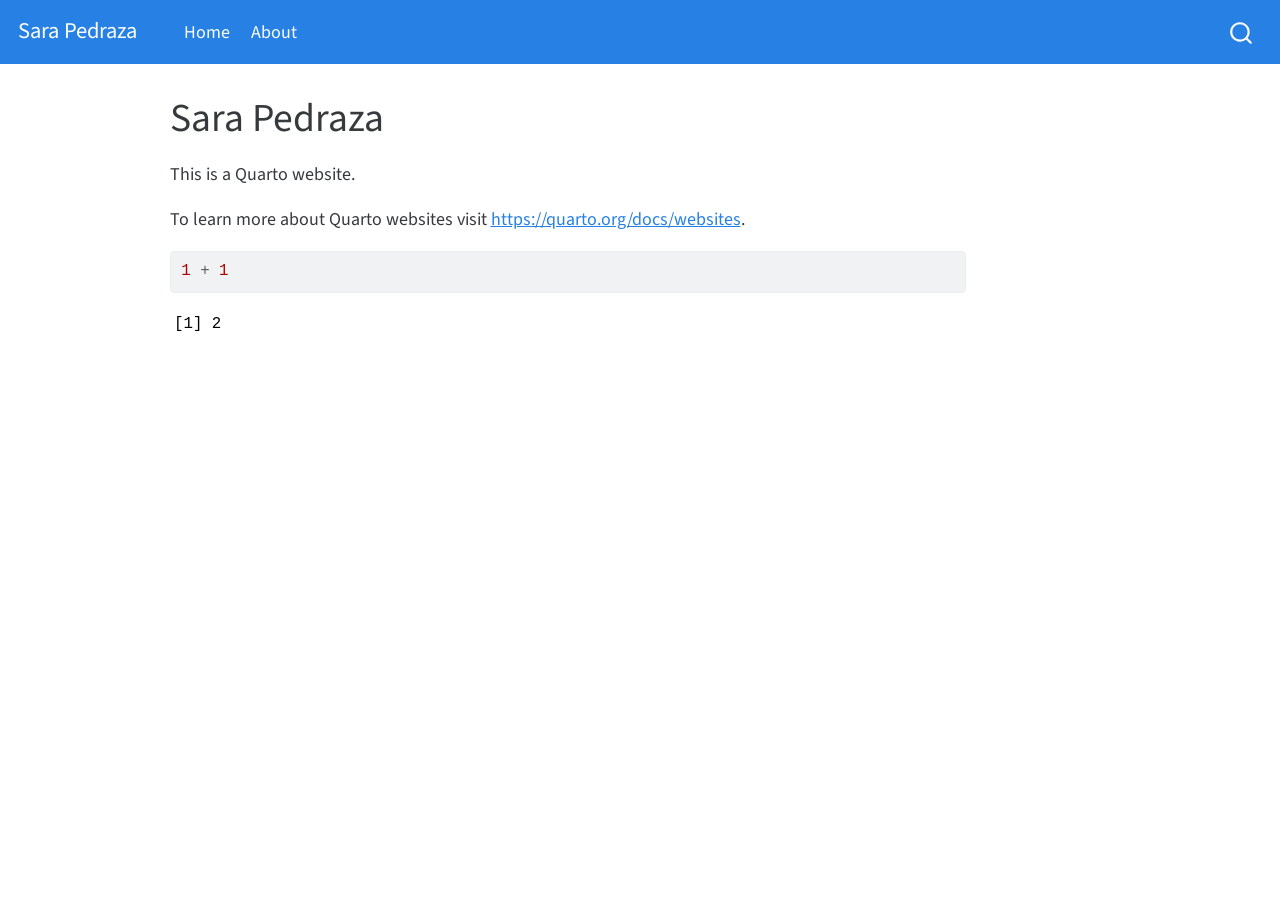
<file: _site/index.html>
<!DOCTYPE html>
<html xmlns="http://www.w3.org/1999/xhtml" lang="en" xml:lang="en"><head>

<meta charset="utf-8">
<meta name="generator" content="quarto-1.2.269">

<meta name="viewport" content="width=device-width, initial-scale=1.0, user-scalable=yes">


<title>Sara Pedraza</title>
<style>
code{white-space: pre-wrap;}
span.smallcaps{font-variant: small-caps;}
div.columns{display: flex; gap: min(4vw, 1.5em);}
div.column{flex: auto; overflow-x: auto;}
div.hanging-indent{margin-left: 1.5em; text-indent: -1.5em;}
ul.task-list{list-style: none;}
ul.task-list li input[type="checkbox"] {
  width: 0.8em;
  margin: 0 0.8em 0.2em -1.6em;
  vertical-align: middle;
}
pre > code.sourceCode { white-space: pre; position: relative; }
pre > code.sourceCode > span { display: inline-block; line-height: 1.25; }
pre > code.sourceCode > span:empty { height: 1.2em; }
.sourceCode { overflow: visible; }
code.sourceCode > span { color: inherit; text-decoration: inherit; }
div.sourceCode { margin: 1em 0; }
pre.sourceCode { margin: 0; }
@media screen {
div.sourceCode { overflow: auto; }
}
@media print {
pre > code.sourceCode { white-space: pre-wrap; }
pre > code.sourceCode > span { text-indent: -5em; padding-left: 5em; }
}
pre.numberSource code
  { counter-reset: source-line 0; }
pre.numberSource code > span
  { position: relative; left: -4em; counter-increment: source-line; }
pre.numberSource code > span > a:first-child::before
  { content: counter(source-line);
    position: relative; left: -1em; text-align: right; vertical-align: baseline;
    border: none; display: inline-block;
    -webkit-touch-callout: none; -webkit-user-select: none;
    -khtml-user-select: none; -moz-user-select: none;
    -ms-user-select: none; user-select: none;
    padding: 0 4px; width: 4em;
    color: #aaaaaa;
  }
pre.numberSource { margin-left: 3em; border-left: 1px solid #aaaaaa;  padding-left: 4px; }
div.sourceCode
  {   }
@media screen {
pre > code.sourceCode > span > a:first-child::before { text-decoration: underline; }
}
code span.al { color: #ff0000; font-weight: bold; } /* Alert */
code span.an { color: #60a0b0; font-weight: bold; font-style: italic; } /* Annotation */
code span.at { color: #7d9029; } /* Attribute */
code span.bn { color: #40a070; } /* BaseN */
code span.bu { color: #008000; } /* BuiltIn */
code span.cf { color: #007020; font-weight: bold; } /* ControlFlow */
code span.ch { color: #4070a0; } /* Char */
code span.cn { color: #880000; } /* Constant */
code span.co { color: #60a0b0; font-style: italic; } /* Comment */
code span.cv { color: #60a0b0; font-weight: bold; font-style: italic; } /* CommentVar */
code span.do { color: #ba2121; font-style: italic; } /* Documentation */
code span.dt { color: #902000; } /* DataType */
code span.dv { color: #40a070; } /* DecVal */
code span.er { color: #ff0000; font-weight: bold; } /* Error */
code span.ex { } /* Extension */
code span.fl { color: #40a070; } /* Float */
code span.fu { color: #06287e; } /* Function */
code span.im { color: #008000; font-weight: bold; } /* Import */
code span.in { color: #60a0b0; font-weight: bold; font-style: italic; } /* Information */
code span.kw { color: #007020; font-weight: bold; } /* Keyword */
code span.op { color: #666666; } /* Operator */
code span.ot { color: #007020; } /* Other */
code span.pp { color: #bc7a00; } /* Preprocessor */
code span.sc { color: #4070a0; } /* SpecialChar */
code span.ss { color: #bb6688; } /* SpecialString */
code span.st { color: #4070a0; } /* String */
code span.va { color: #19177c; } /* Variable */
code span.vs { color: #4070a0; } /* VerbatimString */
code span.wa { color: #60a0b0; font-weight: bold; font-style: italic; } /* Warning */
</style>


<script src="site_libs/quarto-nav/quarto-nav.js"></script>
<script src="site_libs/quarto-nav/headroom.min.js"></script>
<script src="site_libs/clipboard/clipboard.min.js"></script>
<script src="site_libs/quarto-search/autocomplete.umd.js"></script>
<script src="site_libs/quarto-search/fuse.min.js"></script>
<script src="site_libs/quarto-search/quarto-search.js"></script>
<meta name="quarto:offset" content="./">
<script src="site_libs/quarto-html/quarto.js"></script>
<script src="site_libs/quarto-html/popper.min.js"></script>
<script src="site_libs/quarto-html/tippy.umd.min.js"></script>
<script src="site_libs/quarto-html/anchor.min.js"></script>
<link href="site_libs/quarto-html/tippy.css" rel="stylesheet">
<link href="site_libs/quarto-html/quarto-syntax-highlighting.css" rel="stylesheet" id="quarto-text-highlighting-styles">
<script src="site_libs/bootstrap/bootstrap.min.js"></script>
<link href="site_libs/bootstrap/bootstrap-icons.css" rel="stylesheet">
<link href="site_libs/bootstrap/bootstrap.min.css" rel="stylesheet" id="quarto-bootstrap" data-mode="light">
<script id="quarto-search-options" type="application/json">{
  "location": "navbar",
  "copy-button": false,
  "collapse-after": 3,
  "panel-placement": "end",
  "type": "overlay",
  "limit": 20,
  "language": {
    "search-no-results-text": "No results",
    "search-matching-documents-text": "matching documents",
    "search-copy-link-title": "Copy link to search",
    "search-hide-matches-text": "Hide additional matches",
    "search-more-match-text": "more match in this document",
    "search-more-matches-text": "more matches in this document",
    "search-clear-button-title": "Clear",
    "search-detached-cancel-button-title": "Cancel",
    "search-submit-button-title": "Submit"
  }
}</script>


<link rel="stylesheet" href="styles.css">
</head>

<body class="nav-fixed">

<div id="quarto-search-results"></div>
  <header id="quarto-header" class="headroom fixed-top">
    <nav class="navbar navbar-expand-lg navbar-dark ">
      <div class="navbar-container container-fluid">
      <div class="navbar-brand-container">
    <a class="navbar-brand" href="./index.html">
    <span class="navbar-title">Sara Pedraza</span>
    </a>
  </div>
          <button class="navbar-toggler" type="button" data-bs-toggle="collapse" data-bs-target="#navbarCollapse" aria-controls="navbarCollapse" aria-expanded="false" aria-label="Toggle navigation" onclick="if (window.quartoToggleHeadroom) { window.quartoToggleHeadroom(); }">
  <span class="navbar-toggler-icon"></span>
</button>
          <div class="collapse navbar-collapse" id="navbarCollapse">
            <ul class="navbar-nav navbar-nav-scroll me-auto">
  <li class="nav-item">
    <a class="nav-link active" href="./index.html" aria-current="page">
 <span class="menu-text">Home</span></a>
  </li>  
  <li class="nav-item">
    <a class="nav-link" href="./about.html">
 <span class="menu-text">About</span></a>
  </li>  
</ul>
              <div id="quarto-search" class="" title="Search"></div>
          </div> <!-- /navcollapse -->
      </div> <!-- /container-fluid -->
    </nav>
</header>
<!-- content -->
<div id="quarto-content" class="quarto-container page-columns page-rows-contents page-layout-article page-navbar">
<!-- sidebar -->
<!-- margin-sidebar -->
    <div id="quarto-margin-sidebar" class="sidebar margin-sidebar">
        
    </div>
<!-- main -->
<main class="content" id="quarto-document-content">

<header id="title-block-header" class="quarto-title-block default">
<div class="quarto-title">
<h1 class="title">Sara Pedraza</h1>
</div>



<div class="quarto-title-meta">

    
  
    
  </div>
  

</header>

<p>This is a Quarto website.</p>
<p>To learn more about Quarto websites visit <a href="https://quarto.org/docs/websites" class="uri">https://quarto.org/docs/websites</a>.</p>
<div class="cell">
<div class="sourceCode cell-code" id="cb1"><pre class="sourceCode r code-with-copy"><code class="sourceCode r"><span id="cb1-1"><a href="#cb1-1" aria-hidden="true" tabindex="-1"></a><span class="dv">1</span> <span class="sc">+</span> <span class="dv">1</span></span></code><button title="Copy to Clipboard" class="code-copy-button"><i class="bi"></i></button></pre></div>
<div class="cell-output cell-output-stdout">
<pre><code>[1] 2</code></pre>
</div>
</div>



</main> <!-- /main -->
<script id="quarto-html-after-body" type="application/javascript">
window.document.addEventListener("DOMContentLoaded", function (event) {
  const toggleBodyColorMode = (bsSheetEl) => {
    const mode = bsSheetEl.getAttribute("data-mode");
    const bodyEl = window.document.querySelector("body");
    if (mode === "dark") {
      bodyEl.classList.add("quarto-dark");
      bodyEl.classList.remove("quarto-light");
    } else {
      bodyEl.classList.add("quarto-light");
      bodyEl.classList.remove("quarto-dark");
    }
  }
  const toggleBodyColorPrimary = () => {
    const bsSheetEl = window.document.querySelector("link#quarto-bootstrap");
    if (bsSheetEl) {
      toggleBodyColorMode(bsSheetEl);
    }
  }
  toggleBodyColorPrimary();  
  const icon = "";
  const anchorJS = new window.AnchorJS();
  anchorJS.options = {
    placement: 'right',
    icon: icon
  };
  anchorJS.add('.anchored');
  const clipboard = new window.ClipboardJS('.code-copy-button', {
    target: function(trigger) {
      return trigger.previousElementSibling;
    }
  });
  clipboard.on('success', function(e) {
    // button target
    const button = e.trigger;
    // don't keep focus
    button.blur();
    // flash "checked"
    button.classList.add('code-copy-button-checked');
    var currentTitle = button.getAttribute("title");
    button.setAttribute("title", "Copied!");
    let tooltip;
    if (window.bootstrap) {
      button.setAttribute("data-bs-toggle", "tooltip");
      button.setAttribute("data-bs-placement", "left");
      button.setAttribute("data-bs-title", "Copied!");
      tooltip = new bootstrap.Tooltip(button, 
        { trigger: "manual", 
          customClass: "code-copy-button-tooltip",
          offset: [0, -8]});
      tooltip.show();    
    }
    setTimeout(function() {
      if (tooltip) {
        tooltip.hide();
        button.removeAttribute("data-bs-title");
        button.removeAttribute("data-bs-toggle");
        button.removeAttribute("data-bs-placement");
      }
      button.setAttribute("title", currentTitle);
      button.classList.remove('code-copy-button-checked');
    }, 1000);
    // clear code selection
    e.clearSelection();
  });
  function tippyHover(el, contentFn) {
    const config = {
      allowHTML: true,
      content: contentFn,
      maxWidth: 500,
      delay: 100,
      arrow: false,
      appendTo: function(el) {
          return el.parentElement;
      },
      interactive: true,
      interactiveBorder: 10,
      theme: 'quarto',
      placement: 'bottom-start'
    };
    window.tippy(el, config); 
  }
  const noterefs = window.document.querySelectorAll('a[role="doc-noteref"]');
  for (var i=0; i<noterefs.length; i++) {
    const ref = noterefs[i];
    tippyHover(ref, function() {
      // use id or data attribute instead here
      let href = ref.getAttribute('data-footnote-href') || ref.getAttribute('href');
      try { href = new URL(href).hash; } catch {}
      const id = href.replace(/^#\/?/, "");
      const note = window.document.getElementById(id);
      return note.innerHTML;
    });
  }
  const findCites = (el) => {
    const parentEl = el.parentElement;
    if (parentEl) {
      const cites = parentEl.dataset.cites;
      if (cites) {
        return {
          el,
          cites: cites.split(' ')
        };
      } else {
        return findCites(el.parentElement)
      }
    } else {
      return undefined;
    }
  };
  var bibliorefs = window.document.querySelectorAll('a[role="doc-biblioref"]');
  for (var i=0; i<bibliorefs.length; i++) {
    const ref = bibliorefs[i];
    const citeInfo = findCites(ref);
    if (citeInfo) {
      tippyHover(citeInfo.el, function() {
        var popup = window.document.createElement('div');
        citeInfo.cites.forEach(function(cite) {
          var citeDiv = window.document.createElement('div');
          citeDiv.classList.add('hanging-indent');
          citeDiv.classList.add('csl-entry');
          var biblioDiv = window.document.getElementById('ref-' + cite);
          if (biblioDiv) {
            citeDiv.innerHTML = biblioDiv.innerHTML;
          }
          popup.appendChild(citeDiv);
        });
        return popup.innerHTML;
      });
    }
  }
});
</script>
</div> <!-- /content -->



</body></html>
</file>
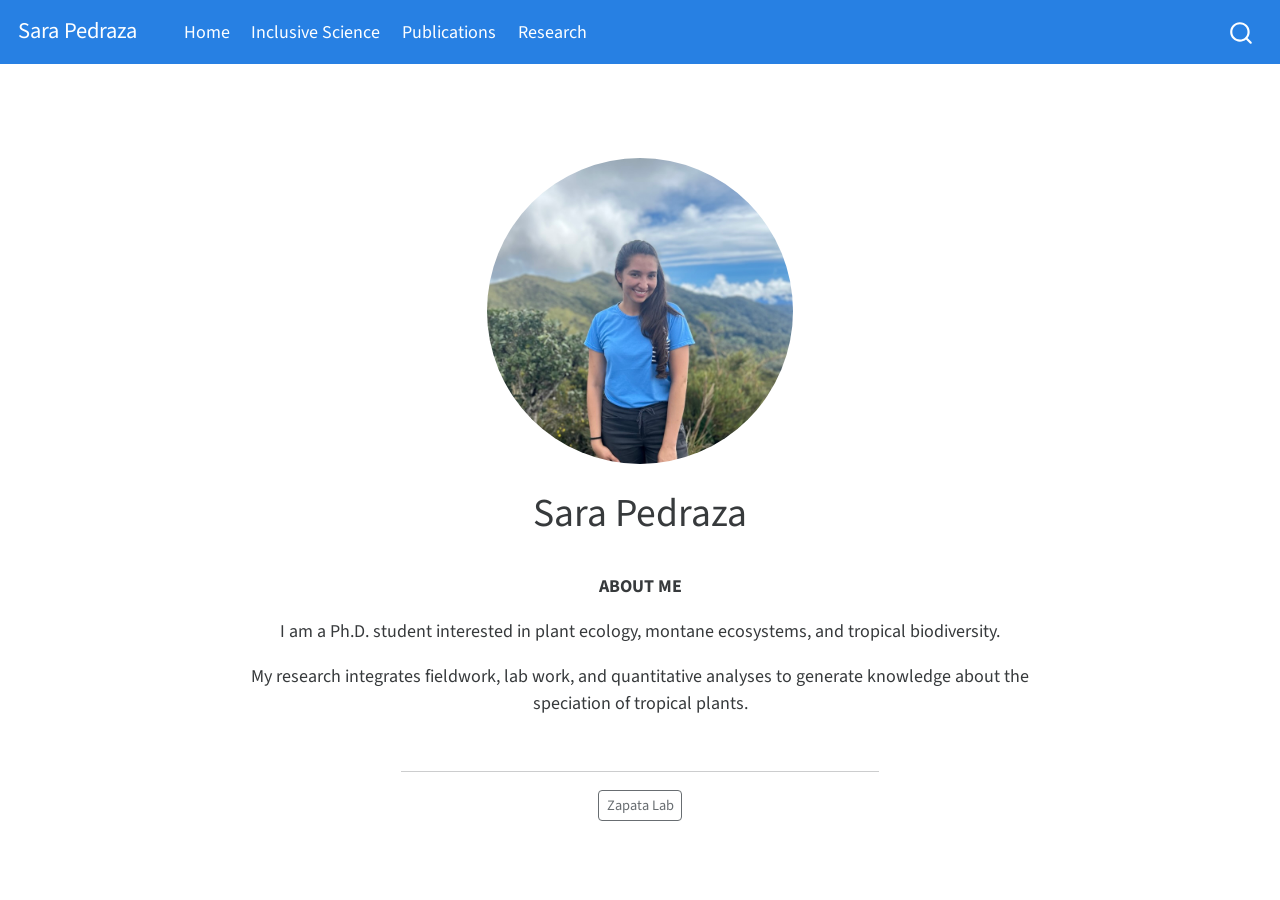
<file: docs/index.html>
<!DOCTYPE html>
<html xmlns="http://www.w3.org/1999/xhtml" lang="en" xml:lang="en"><head>

<meta charset="utf-8">
<meta name="generator" content="quarto-1.2.269">

<meta name="viewport" content="width=device-width, initial-scale=1.0, user-scalable=yes">


<title>Sara Pedraza</title>
<style>
code{white-space: pre-wrap;}
span.smallcaps{font-variant: small-caps;}
div.columns{display: flex; gap: min(4vw, 1.5em);}
div.column{flex: auto; overflow-x: auto;}
div.hanging-indent{margin-left: 1.5em; text-indent: -1.5em;}
ul.task-list{list-style: none;}
ul.task-list li input[type="checkbox"] {
  width: 0.8em;
  margin: 0 0.8em 0.2em -1.6em;
  vertical-align: middle;
}
</style>


<script src="site_libs/quarto-nav/quarto-nav.js"></script>
<script src="site_libs/quarto-nav/headroom.min.js"></script>
<script src="site_libs/clipboard/clipboard.min.js"></script>
<script src="site_libs/quarto-search/autocomplete.umd.js"></script>
<script src="site_libs/quarto-search/fuse.min.js"></script>
<script src="site_libs/quarto-search/quarto-search.js"></script>
<meta name="quarto:offset" content="./">
<script src="site_libs/quarto-html/quarto.js"></script>
<script src="site_libs/quarto-html/popper.min.js"></script>
<script src="site_libs/quarto-html/tippy.umd.min.js"></script>
<link href="site_libs/quarto-html/tippy.css" rel="stylesheet">
<link href="site_libs/quarto-html/quarto-syntax-highlighting.css" rel="stylesheet" id="quarto-text-highlighting-styles">
<script src="site_libs/bootstrap/bootstrap.min.js"></script>
<link href="site_libs/bootstrap/bootstrap-icons.css" rel="stylesheet">
<link href="site_libs/bootstrap/bootstrap.min.css" rel="stylesheet" id="quarto-bootstrap" data-mode="light">
<script id="quarto-search-options" type="application/json">{
  "location": "navbar",
  "copy-button": false,
  "collapse-after": 3,
  "panel-placement": "end",
  "type": "overlay",
  "limit": 20,
  "language": {
    "search-no-results-text": "No results",
    "search-matching-documents-text": "matching documents",
    "search-copy-link-title": "Copy link to search",
    "search-hide-matches-text": "Hide additional matches",
    "search-more-match-text": "more match in this document",
    "search-more-matches-text": "more matches in this document",
    "search-clear-button-title": "Clear",
    "search-detached-cancel-button-title": "Cancel",
    "search-submit-button-title": "Submit"
  }
}</script>


<link rel="stylesheet" href="styles.css">
</head>

<body class="nav-fixed fullcontent">

<div id="quarto-search-results"></div>
  <header id="quarto-header" class="headroom fixed-top">
    <nav class="navbar navbar-expand-lg navbar-dark ">
      <div class="navbar-container container-fluid">
      <div class="navbar-brand-container">
    <a class="navbar-brand" href="./index.html">
    <span class="navbar-title">Sara Pedraza</span>
    </a>
  </div>
          <button class="navbar-toggler" type="button" data-bs-toggle="collapse" data-bs-target="#navbarCollapse" aria-controls="navbarCollapse" aria-expanded="false" aria-label="Toggle navigation" onclick="if (window.quartoToggleHeadroom) { window.quartoToggleHeadroom(); }">
  <span class="navbar-toggler-icon"></span>
</button>
          <div class="collapse navbar-collapse" id="navbarCollapse">
            <ul class="navbar-nav navbar-nav-scroll me-auto">
  <li class="nav-item">
    <a class="nav-link active" href="./index.html" aria-current="page">
 <span class="menu-text">Home</span></a>
  </li>  
  <li class="nav-item">
    <a class="nav-link" href="./inclusive.html">
 <span class="menu-text">Inclusive Science</span></a>
  </li>  
  <li class="nav-item">
    <a class="nav-link" href="./resources.html">
 <span class="menu-text">Publications</span></a>
  </li>  
  <li class="nav-item">
    <a class="nav-link" href="./posts.html">
 <span class="menu-text">Research</span></a>
  </li>  
</ul>
              <div id="quarto-search" class="" title="Search"></div>
          </div> <!-- /navcollapse -->
      </div> <!-- /container-fluid -->
    </nav>
</header>
<!-- content -->
<div id="quarto-content" class="quarto-container page-columns page-rows-contents page-layout-article page-navbar">
<!-- sidebar -->
<!-- margin-sidebar -->
    
<!-- main -->
<div class="quarto-about-jolla">
  <img src="media/headshot.jpeg" class="about-image
  round " style="height: 17em; width: 17em;">
 <header id="title-block-header" class="quarto-title-block default">
<div class="quarto-title">
<h1 class="title">Sara Pedraza</h1>
</div>
<div class="quarto-title-meta">
  </div>
</header><main class="content" id="quarto-document-content">
<p><strong>ABOUT ME</strong></p>
<p>I am a Ph.D.&nbsp;student interested in plant ecology, montane ecosystems, and tropical biodiversity.</p>
<p>My research integrates fieldwork, lab work, and quantitative analyses to generate knowledge about the speciation of tropical plants.</p>


</main> 
  <hr class="about-sep">
   <div class="about-links">
  <a href="https://www.zapatalab.org/home" class="about-link">
     <span class="about-link-text">Zapata Lab</span>
  </a>
</div>
</div>
 <!-- /main -->
<script id="quarto-html-after-body" type="application/javascript">
window.document.addEventListener("DOMContentLoaded", function (event) {
  const toggleBodyColorMode = (bsSheetEl) => {
    const mode = bsSheetEl.getAttribute("data-mode");
    const bodyEl = window.document.querySelector("body");
    if (mode === "dark") {
      bodyEl.classList.add("quarto-dark");
      bodyEl.classList.remove("quarto-light");
    } else {
      bodyEl.classList.add("quarto-light");
      bodyEl.classList.remove("quarto-dark");
    }
  }
  const toggleBodyColorPrimary = () => {
    const bsSheetEl = window.document.querySelector("link#quarto-bootstrap");
    if (bsSheetEl) {
      toggleBodyColorMode(bsSheetEl);
    }
  }
  toggleBodyColorPrimary();  
  const clipboard = new window.ClipboardJS('.code-copy-button', {
    target: function(trigger) {
      return trigger.previousElementSibling;
    }
  });
  clipboard.on('success', function(e) {
    // button target
    const button = e.trigger;
    // don't keep focus
    button.blur();
    // flash "checked"
    button.classList.add('code-copy-button-checked');
    var currentTitle = button.getAttribute("title");
    button.setAttribute("title", "Copied!");
    let tooltip;
    if (window.bootstrap) {
      button.setAttribute("data-bs-toggle", "tooltip");
      button.setAttribute("data-bs-placement", "left");
      button.setAttribute("data-bs-title", "Copied!");
      tooltip = new bootstrap.Tooltip(button, 
        { trigger: "manual", 
          customClass: "code-copy-button-tooltip",
          offset: [0, -8]});
      tooltip.show();    
    }
    setTimeout(function() {
      if (tooltip) {
        tooltip.hide();
        button.removeAttribute("data-bs-title");
        button.removeAttribute("data-bs-toggle");
        button.removeAttribute("data-bs-placement");
      }
      button.setAttribute("title", currentTitle);
      button.classList.remove('code-copy-button-checked');
    }, 1000);
    // clear code selection
    e.clearSelection();
  });
  function tippyHover(el, contentFn) {
    const config = {
      allowHTML: true,
      content: contentFn,
      maxWidth: 500,
      delay: 100,
      arrow: false,
      appendTo: function(el) {
          return el.parentElement;
      },
      interactive: true,
      interactiveBorder: 10,
      theme: 'quarto',
      placement: 'bottom-start'
    };
    window.tippy(el, config); 
  }
  const noterefs = window.document.querySelectorAll('a[role="doc-noteref"]');
  for (var i=0; i<noterefs.length; i++) {
    const ref = noterefs[i];
    tippyHover(ref, function() {
      // use id or data attribute instead here
      let href = ref.getAttribute('data-footnote-href') || ref.getAttribute('href');
      try { href = new URL(href).hash; } catch {}
      const id = href.replace(/^#\/?/, "");
      const note = window.document.getElementById(id);
      return note.innerHTML;
    });
  }
  const findCites = (el) => {
    const parentEl = el.parentElement;
    if (parentEl) {
      const cites = parentEl.dataset.cites;
      if (cites) {
        return {
          el,
          cites: cites.split(' ')
        };
      } else {
        return findCites(el.parentElement)
      }
    } else {
      return undefined;
    }
  };
  var bibliorefs = window.document.querySelectorAll('a[role="doc-biblioref"]');
  for (var i=0; i<bibliorefs.length; i++) {
    const ref = bibliorefs[i];
    const citeInfo = findCites(ref);
    if (citeInfo) {
      tippyHover(citeInfo.el, function() {
        var popup = window.document.createElement('div');
        citeInfo.cites.forEach(function(cite) {
          var citeDiv = window.document.createElement('div');
          citeDiv.classList.add('hanging-indent');
          citeDiv.classList.add('csl-entry');
          var biblioDiv = window.document.getElementById('ref-' + cite);
          if (biblioDiv) {
            citeDiv.innerHTML = biblioDiv.innerHTML;
          }
          popup.appendChild(citeDiv);
        });
        return popup.innerHTML;
      });
    }
  }
});
</script>
</div> <!-- /content -->



</body></html>
</file>
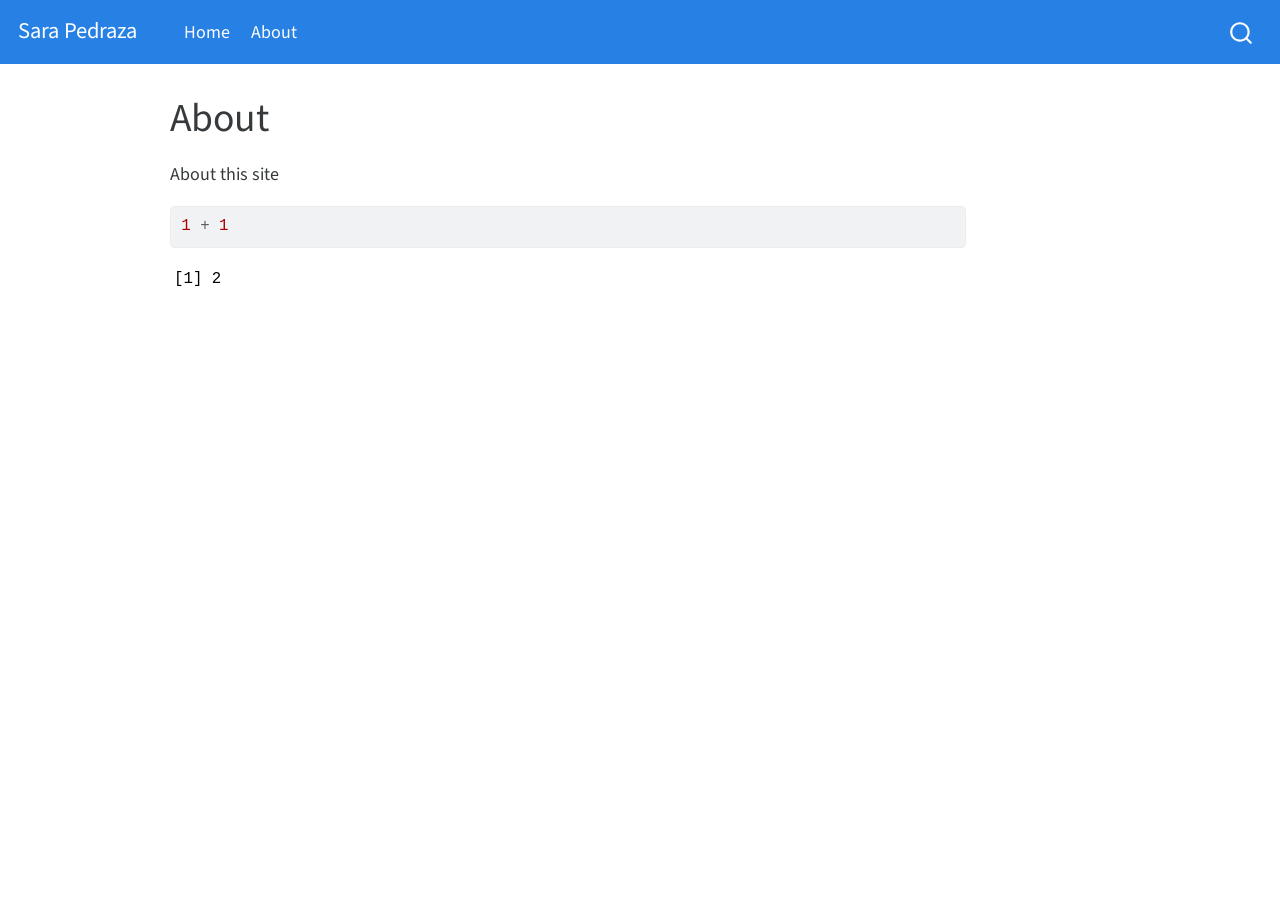
<file: _site/about.html>
<!DOCTYPE html>
<html xmlns="http://www.w3.org/1999/xhtml" lang="en" xml:lang="en"><head>

<meta charset="utf-8">
<meta name="generator" content="quarto-1.2.269">

<meta name="viewport" content="width=device-width, initial-scale=1.0, user-scalable=yes">


<title>Sara Pedraza - About</title>
<style>
code{white-space: pre-wrap;}
span.smallcaps{font-variant: small-caps;}
div.columns{display: flex; gap: min(4vw, 1.5em);}
div.column{flex: auto; overflow-x: auto;}
div.hanging-indent{margin-left: 1.5em; text-indent: -1.5em;}
ul.task-list{list-style: none;}
ul.task-list li input[type="checkbox"] {
  width: 0.8em;
  margin: 0 0.8em 0.2em -1.6em;
  vertical-align: middle;
}
pre > code.sourceCode { white-space: pre; position: relative; }
pre > code.sourceCode > span { display: inline-block; line-height: 1.25; }
pre > code.sourceCode > span:empty { height: 1.2em; }
.sourceCode { overflow: visible; }
code.sourceCode > span { color: inherit; text-decoration: inherit; }
div.sourceCode { margin: 1em 0; }
pre.sourceCode { margin: 0; }
@media screen {
div.sourceCode { overflow: auto; }
}
@media print {
pre > code.sourceCode { white-space: pre-wrap; }
pre > code.sourceCode > span { text-indent: -5em; padding-left: 5em; }
}
pre.numberSource code
  { counter-reset: source-line 0; }
pre.numberSource code > span
  { position: relative; left: -4em; counter-increment: source-line; }
pre.numberSource code > span > a:first-child::before
  { content: counter(source-line);
    position: relative; left: -1em; text-align: right; vertical-align: baseline;
    border: none; display: inline-block;
    -webkit-touch-callout: none; -webkit-user-select: none;
    -khtml-user-select: none; -moz-user-select: none;
    -ms-user-select: none; user-select: none;
    padding: 0 4px; width: 4em;
    color: #aaaaaa;
  }
pre.numberSource { margin-left: 3em; border-left: 1px solid #aaaaaa;  padding-left: 4px; }
div.sourceCode
  {   }
@media screen {
pre > code.sourceCode > span > a:first-child::before { text-decoration: underline; }
}
code span.al { color: #ff0000; font-weight: bold; } /* Alert */
code span.an { color: #60a0b0; font-weight: bold; font-style: italic; } /* Annotation */
code span.at { color: #7d9029; } /* Attribute */
code span.bn { color: #40a070; } /* BaseN */
code span.bu { color: #008000; } /* BuiltIn */
code span.cf { color: #007020; font-weight: bold; } /* ControlFlow */
code span.ch { color: #4070a0; } /* Char */
code span.cn { color: #880000; } /* Constant */
code span.co { color: #60a0b0; font-style: italic; } /* Comment */
code span.cv { color: #60a0b0; font-weight: bold; font-style: italic; } /* CommentVar */
code span.do { color: #ba2121; font-style: italic; } /* Documentation */
code span.dt { color: #902000; } /* DataType */
code span.dv { color: #40a070; } /* DecVal */
code span.er { color: #ff0000; font-weight: bold; } /* Error */
code span.ex { } /* Extension */
code span.fl { color: #40a070; } /* Float */
code span.fu { color: #06287e; } /* Function */
code span.im { color: #008000; font-weight: bold; } /* Import */
code span.in { color: #60a0b0; font-weight: bold; font-style: italic; } /* Information */
code span.kw { color: #007020; font-weight: bold; } /* Keyword */
code span.op { color: #666666; } /* Operator */
code span.ot { color: #007020; } /* Other */
code span.pp { color: #bc7a00; } /* Preprocessor */
code span.sc { color: #4070a0; } /* SpecialChar */
code span.ss { color: #bb6688; } /* SpecialString */
code span.st { color: #4070a0; } /* String */
code span.va { color: #19177c; } /* Variable */
code span.vs { color: #4070a0; } /* VerbatimString */
code span.wa { color: #60a0b0; font-weight: bold; font-style: italic; } /* Warning */
</style>


<script src="site_libs/quarto-nav/quarto-nav.js"></script>
<script src="site_libs/quarto-nav/headroom.min.js"></script>
<script src="site_libs/clipboard/clipboard.min.js"></script>
<script src="site_libs/quarto-search/autocomplete.umd.js"></script>
<script src="site_libs/quarto-search/fuse.min.js"></script>
<script src="site_libs/quarto-search/quarto-search.js"></script>
<meta name="quarto:offset" content="./">
<script src="site_libs/quarto-html/quarto.js"></script>
<script src="site_libs/quarto-html/popper.min.js"></script>
<script src="site_libs/quarto-html/tippy.umd.min.js"></script>
<script src="site_libs/quarto-html/anchor.min.js"></script>
<link href="site_libs/quarto-html/tippy.css" rel="stylesheet">
<link href="site_libs/quarto-html/quarto-syntax-highlighting.css" rel="stylesheet" id="quarto-text-highlighting-styles">
<script src="site_libs/bootstrap/bootstrap.min.js"></script>
<link href="site_libs/bootstrap/bootstrap-icons.css" rel="stylesheet">
<link href="site_libs/bootstrap/bootstrap.min.css" rel="stylesheet" id="quarto-bootstrap" data-mode="light">
<script id="quarto-search-options" type="application/json">{
  "location": "navbar",
  "copy-button": false,
  "collapse-after": 3,
  "panel-placement": "end",
  "type": "overlay",
  "limit": 20,
  "language": {
    "search-no-results-text": "No results",
    "search-matching-documents-text": "matching documents",
    "search-copy-link-title": "Copy link to search",
    "search-hide-matches-text": "Hide additional matches",
    "search-more-match-text": "more match in this document",
    "search-more-matches-text": "more matches in this document",
    "search-clear-button-title": "Clear",
    "search-detached-cancel-button-title": "Cancel",
    "search-submit-button-title": "Submit"
  }
}</script>


<link rel="stylesheet" href="styles.css">
</head>

<body class="nav-fixed">

<div id="quarto-search-results"></div>
  <header id="quarto-header" class="headroom fixed-top">
    <nav class="navbar navbar-expand-lg navbar-dark ">
      <div class="navbar-container container-fluid">
      <div class="navbar-brand-container">
    <a class="navbar-brand" href="./index.html">
    <span class="navbar-title">Sara Pedraza</span>
    </a>
  </div>
          <button class="navbar-toggler" type="button" data-bs-toggle="collapse" data-bs-target="#navbarCollapse" aria-controls="navbarCollapse" aria-expanded="false" aria-label="Toggle navigation" onclick="if (window.quartoToggleHeadroom) { window.quartoToggleHeadroom(); }">
  <span class="navbar-toggler-icon"></span>
</button>
          <div class="collapse navbar-collapse" id="navbarCollapse">
            <ul class="navbar-nav navbar-nav-scroll me-auto">
  <li class="nav-item">
    <a class="nav-link" href="./index.html">
 <span class="menu-text">Home</span></a>
  </li>  
  <li class="nav-item">
    <a class="nav-link active" href="./about.html" aria-current="page">
 <span class="menu-text">About</span></a>
  </li>  
</ul>
              <div id="quarto-search" class="" title="Search"></div>
          </div> <!-- /navcollapse -->
      </div> <!-- /container-fluid -->
    </nav>
</header>
<!-- content -->
<div id="quarto-content" class="quarto-container page-columns page-rows-contents page-layout-article page-navbar">
<!-- sidebar -->
<!-- margin-sidebar -->
    <div id="quarto-margin-sidebar" class="sidebar margin-sidebar">
        
    </div>
<!-- main -->
<main class="content" id="quarto-document-content">

<header id="title-block-header" class="quarto-title-block default">
<div class="quarto-title">
<h1 class="title">About</h1>
</div>



<div class="quarto-title-meta">

    
  
    
  </div>
  

</header>

<p>About this site</p>
<div class="cell">
<div class="sourceCode cell-code" id="cb1"><pre class="sourceCode r code-with-copy"><code class="sourceCode r"><span id="cb1-1"><a href="#cb1-1" aria-hidden="true" tabindex="-1"></a><span class="dv">1</span> <span class="sc">+</span> <span class="dv">1</span></span></code><button title="Copy to Clipboard" class="code-copy-button"><i class="bi"></i></button></pre></div>
<div class="cell-output cell-output-stdout">
<pre><code>[1] 2</code></pre>
</div>
</div>



</main> <!-- /main -->
<script id="quarto-html-after-body" type="application/javascript">
window.document.addEventListener("DOMContentLoaded", function (event) {
  const toggleBodyColorMode = (bsSheetEl) => {
    const mode = bsSheetEl.getAttribute("data-mode");
    const bodyEl = window.document.querySelector("body");
    if (mode === "dark") {
      bodyEl.classList.add("quarto-dark");
      bodyEl.classList.remove("quarto-light");
    } else {
      bodyEl.classList.add("quarto-light");
      bodyEl.classList.remove("quarto-dark");
    }
  }
  const toggleBodyColorPrimary = () => {
    const bsSheetEl = window.document.querySelector("link#quarto-bootstrap");
    if (bsSheetEl) {
      toggleBodyColorMode(bsSheetEl);
    }
  }
  toggleBodyColorPrimary();  
  const icon = "";
  const anchorJS = new window.AnchorJS();
  anchorJS.options = {
    placement: 'right',
    icon: icon
  };
  anchorJS.add('.anchored');
  const clipboard = new window.ClipboardJS('.code-copy-button', {
    target: function(trigger) {
      return trigger.previousElementSibling;
    }
  });
  clipboard.on('success', function(e) {
    // button target
    const button = e.trigger;
    // don't keep focus
    button.blur();
    // flash "checked"
    button.classList.add('code-copy-button-checked');
    var currentTitle = button.getAttribute("title");
    button.setAttribute("title", "Copied!");
    let tooltip;
    if (window.bootstrap) {
      button.setAttribute("data-bs-toggle", "tooltip");
      button.setAttribute("data-bs-placement", "left");
      button.setAttribute("data-bs-title", "Copied!");
      tooltip = new bootstrap.Tooltip(button, 
        { trigger: "manual", 
          customClass: "code-copy-button-tooltip",
          offset: [0, -8]});
      tooltip.show();    
    }
    setTimeout(function() {
      if (tooltip) {
        tooltip.hide();
        button.removeAttribute("data-bs-title");
        button.removeAttribute("data-bs-toggle");
        button.removeAttribute("data-bs-placement");
      }
      button.setAttribute("title", currentTitle);
      button.classList.remove('code-copy-button-checked');
    }, 1000);
    // clear code selection
    e.clearSelection();
  });
  function tippyHover(el, contentFn) {
    const config = {
      allowHTML: true,
      content: contentFn,
      maxWidth: 500,
      delay: 100,
      arrow: false,
      appendTo: function(el) {
          return el.parentElement;
      },
      interactive: true,
      interactiveBorder: 10,
      theme: 'quarto',
      placement: 'bottom-start'
    };
    window.tippy(el, config); 
  }
  const noterefs = window.document.querySelectorAll('a[role="doc-noteref"]');
  for (var i=0; i<noterefs.length; i++) {
    const ref = noterefs[i];
    tippyHover(ref, function() {
      // use id or data attribute instead here
      let href = ref.getAttribute('data-footnote-href') || ref.getAttribute('href');
      try { href = new URL(href).hash; } catch {}
      const id = href.replace(/^#\/?/, "");
      const note = window.document.getElementById(id);
      return note.innerHTML;
    });
  }
  const findCites = (el) => {
    const parentEl = el.parentElement;
    if (parentEl) {
      const cites = parentEl.dataset.cites;
      if (cites) {
        return {
          el,
          cites: cites.split(' ')
        };
      } else {
        return findCites(el.parentElement)
      }
    } else {
      return undefined;
    }
  };
  var bibliorefs = window.document.querySelectorAll('a[role="doc-biblioref"]');
  for (var i=0; i<bibliorefs.length; i++) {
    const ref = bibliorefs[i];
    const citeInfo = findCites(ref);
    if (citeInfo) {
      tippyHover(citeInfo.el, function() {
        var popup = window.document.createElement('div');
        citeInfo.cites.forEach(function(cite) {
          var citeDiv = window.document.createElement('div');
          citeDiv.classList.add('hanging-indent');
          citeDiv.classList.add('csl-entry');
          var biblioDiv = window.document.getElementById('ref-' + cite);
          if (biblioDiv) {
            citeDiv.innerHTML = biblioDiv.innerHTML;
          }
          popup.appendChild(citeDiv);
        });
        return popup.innerHTML;
      });
    }
  }
});
</script>
</div> <!-- /content -->



</body></html>
</file>
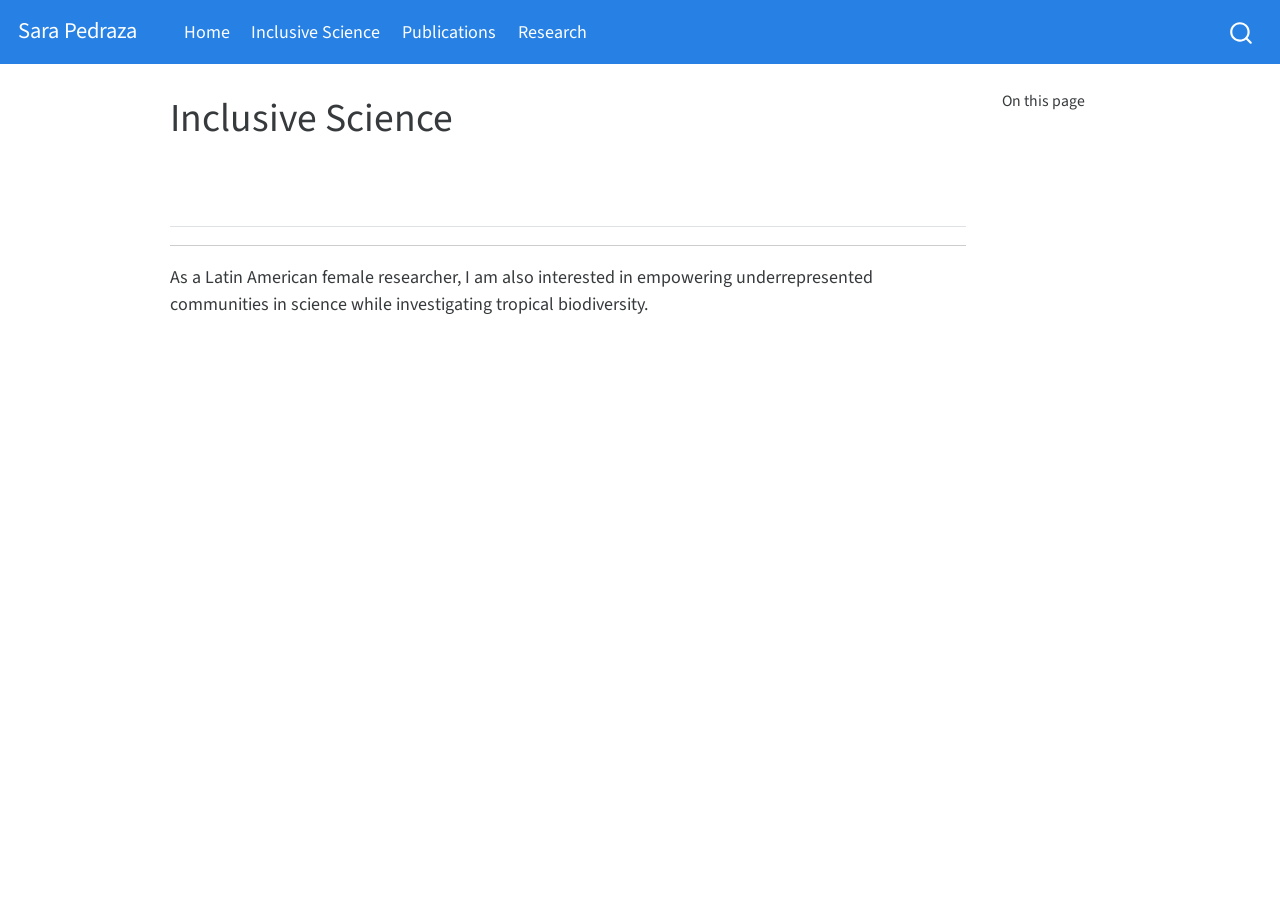
<file: docs/inclusive.html>
<!DOCTYPE html>
<html xmlns="http://www.w3.org/1999/xhtml" lang="en" xml:lang="en"><head>

<meta charset="utf-8">
<meta name="generator" content="quarto-1.2.269">

<meta name="viewport" content="width=device-width, initial-scale=1.0, user-scalable=yes">


<title>Sara Pedraza - Inclusive Science</title>
<style>
code{white-space: pre-wrap;}
span.smallcaps{font-variant: small-caps;}
div.columns{display: flex; gap: min(4vw, 1.5em);}
div.column{flex: auto; overflow-x: auto;}
div.hanging-indent{margin-left: 1.5em; text-indent: -1.5em;}
ul.task-list{list-style: none;}
ul.task-list li input[type="checkbox"] {
  width: 0.8em;
  margin: 0 0.8em 0.2em -1.6em;
  vertical-align: middle;
}
</style>


<script src="site_libs/quarto-nav/quarto-nav.js"></script>
<script src="site_libs/quarto-nav/headroom.min.js"></script>
<script src="site_libs/clipboard/clipboard.min.js"></script>
<script src="site_libs/quarto-search/autocomplete.umd.js"></script>
<script src="site_libs/quarto-search/fuse.min.js"></script>
<script src="site_libs/quarto-search/quarto-search.js"></script>
<meta name="quarto:offset" content="./">
<script src="site_libs/quarto-html/quarto.js"></script>
<script src="site_libs/quarto-html/popper.min.js"></script>
<script src="site_libs/quarto-html/tippy.umd.min.js"></script>
<script src="site_libs/quarto-html/anchor.min.js"></script>
<link href="site_libs/quarto-html/tippy.css" rel="stylesheet">
<link href="site_libs/quarto-html/quarto-syntax-highlighting.css" rel="stylesheet" id="quarto-text-highlighting-styles">
<script src="site_libs/bootstrap/bootstrap.min.js"></script>
<link href="site_libs/bootstrap/bootstrap-icons.css" rel="stylesheet">
<link href="site_libs/bootstrap/bootstrap.min.css" rel="stylesheet" id="quarto-bootstrap" data-mode="light">
<script id="quarto-search-options" type="application/json">{
  "location": "navbar",
  "copy-button": false,
  "collapse-after": 3,
  "panel-placement": "end",
  "type": "overlay",
  "limit": 20,
  "language": {
    "search-no-results-text": "No results",
    "search-matching-documents-text": "matching documents",
    "search-copy-link-title": "Copy link to search",
    "search-hide-matches-text": "Hide additional matches",
    "search-more-match-text": "more match in this document",
    "search-more-matches-text": "more matches in this document",
    "search-clear-button-title": "Clear",
    "search-detached-cancel-button-title": "Cancel",
    "search-submit-button-title": "Submit"
  }
}</script>


<link rel="stylesheet" href="styles.css">
</head>

<body class="nav-fixed">

<div id="quarto-search-results"></div>
  <header id="quarto-header" class="headroom fixed-top">
    <nav class="navbar navbar-expand-lg navbar-dark ">
      <div class="navbar-container container-fluid">
      <div class="navbar-brand-container">
    <a class="navbar-brand" href="./index.html">
    <span class="navbar-title">Sara Pedraza</span>
    </a>
  </div>
          <button class="navbar-toggler" type="button" data-bs-toggle="collapse" data-bs-target="#navbarCollapse" aria-controls="navbarCollapse" aria-expanded="false" aria-label="Toggle navigation" onclick="if (window.quartoToggleHeadroom) { window.quartoToggleHeadroom(); }">
  <span class="navbar-toggler-icon"></span>
</button>
          <div class="collapse navbar-collapse" id="navbarCollapse">
            <ul class="navbar-nav navbar-nav-scroll me-auto">
  <li class="nav-item">
    <a class="nav-link" href="./index.html">
 <span class="menu-text">Home</span></a>
  </li>  
  <li class="nav-item">
    <a class="nav-link active" href="./inclusive.html" aria-current="page">
 <span class="menu-text">Inclusive Science</span></a>
  </li>  
  <li class="nav-item">
    <a class="nav-link" href="./resources.html">
 <span class="menu-text">Publications</span></a>
  </li>  
  <li class="nav-item">
    <a class="nav-link" href="./posts.html">
 <span class="menu-text">Research</span></a>
  </li>  
</ul>
              <div id="quarto-search" class="" title="Search"></div>
          </div> <!-- /navcollapse -->
      </div> <!-- /container-fluid -->
    </nav>
</header>
<!-- content -->
<div id="quarto-content" class="quarto-container page-columns page-rows-contents page-layout-article page-navbar">
<!-- sidebar -->
<!-- margin-sidebar -->
    <div id="quarto-margin-sidebar" class="sidebar margin-sidebar">
        <nav id="TOC" role="doc-toc" class="toc-active">
    <h2 id="toc-title">On this page</h2>
   
  <ul>
  <li><a href="#section" id="toc-section" class="nav-link active" data-scroll-target="#section"></a></li>
  </ul>
</nav>
    </div>
<!-- main -->
<main class="content" id="quarto-document-content">

<header id="title-block-header" class="quarto-title-block default">
<div class="quarto-title">
<h1 class="title">Inclusive Science</h1>
</div>



<div class="quarto-title-meta">

    
  
    
  </div>
  

</header>

<section id="section" class="level2">
<h2 class="anchored" data-anchor-id="section"></h2>
<hr>
<p>As a Latin American female researcher, I am also interested in empowering underrepresented communities in science while investigating tropical biodiversity.</p>


</section>

</main> <!-- /main -->
<script id="quarto-html-after-body" type="application/javascript">
window.document.addEventListener("DOMContentLoaded", function (event) {
  const toggleBodyColorMode = (bsSheetEl) => {
    const mode = bsSheetEl.getAttribute("data-mode");
    const bodyEl = window.document.querySelector("body");
    if (mode === "dark") {
      bodyEl.classList.add("quarto-dark");
      bodyEl.classList.remove("quarto-light");
    } else {
      bodyEl.classList.add("quarto-light");
      bodyEl.classList.remove("quarto-dark");
    }
  }
  const toggleBodyColorPrimary = () => {
    const bsSheetEl = window.document.querySelector("link#quarto-bootstrap");
    if (bsSheetEl) {
      toggleBodyColorMode(bsSheetEl);
    }
  }
  toggleBodyColorPrimary();  
  const icon = "";
  const anchorJS = new window.AnchorJS();
  anchorJS.options = {
    placement: 'right',
    icon: icon
  };
  anchorJS.add('.anchored');
  const clipboard = new window.ClipboardJS('.code-copy-button', {
    target: function(trigger) {
      return trigger.previousElementSibling;
    }
  });
  clipboard.on('success', function(e) {
    // button target
    const button = e.trigger;
    // don't keep focus
    button.blur();
    // flash "checked"
    button.classList.add('code-copy-button-checked');
    var currentTitle = button.getAttribute("title");
    button.setAttribute("title", "Copied!");
    let tooltip;
    if (window.bootstrap) {
      button.setAttribute("data-bs-toggle", "tooltip");
      button.setAttribute("data-bs-placement", "left");
      button.setAttribute("data-bs-title", "Copied!");
      tooltip = new bootstrap.Tooltip(button, 
        { trigger: "manual", 
          customClass: "code-copy-button-tooltip",
          offset: [0, -8]});
      tooltip.show();    
    }
    setTimeout(function() {
      if (tooltip) {
        tooltip.hide();
        button.removeAttribute("data-bs-title");
        button.removeAttribute("data-bs-toggle");
        button.removeAttribute("data-bs-placement");
      }
      button.setAttribute("title", currentTitle);
      button.classList.remove('code-copy-button-checked');
    }, 1000);
    // clear code selection
    e.clearSelection();
  });
  function tippyHover(el, contentFn) {
    const config = {
      allowHTML: true,
      content: contentFn,
      maxWidth: 500,
      delay: 100,
      arrow: false,
      appendTo: function(el) {
          return el.parentElement;
      },
      interactive: true,
      interactiveBorder: 10,
      theme: 'quarto',
      placement: 'bottom-start'
    };
    window.tippy(el, config); 
  }
  const noterefs = window.document.querySelectorAll('a[role="doc-noteref"]');
  for (var i=0; i<noterefs.length; i++) {
    const ref = noterefs[i];
    tippyHover(ref, function() {
      // use id or data attribute instead here
      let href = ref.getAttribute('data-footnote-href') || ref.getAttribute('href');
      try { href = new URL(href).hash; } catch {}
      const id = href.replace(/^#\/?/, "");
      const note = window.document.getElementById(id);
      return note.innerHTML;
    });
  }
  const findCites = (el) => {
    const parentEl = el.parentElement;
    if (parentEl) {
      const cites = parentEl.dataset.cites;
      if (cites) {
        return {
          el,
          cites: cites.split(' ')
        };
      } else {
        return findCites(el.parentElement)
      }
    } else {
      return undefined;
    }
  };
  var bibliorefs = window.document.querySelectorAll('a[role="doc-biblioref"]');
  for (var i=0; i<bibliorefs.length; i++) {
    const ref = bibliorefs[i];
    const citeInfo = findCites(ref);
    if (citeInfo) {
      tippyHover(citeInfo.el, function() {
        var popup = window.document.createElement('div');
        citeInfo.cites.forEach(function(cite) {
          var citeDiv = window.document.createElement('div');
          citeDiv.classList.add('hanging-indent');
          citeDiv.classList.add('csl-entry');
          var biblioDiv = window.document.getElementById('ref-' + cite);
          if (biblioDiv) {
            citeDiv.innerHTML = biblioDiv.innerHTML;
          }
          popup.appendChild(citeDiv);
        });
        return popup.innerHTML;
      });
    }
  }
});
</script>
</div> <!-- /content -->



</body></html>
</file>
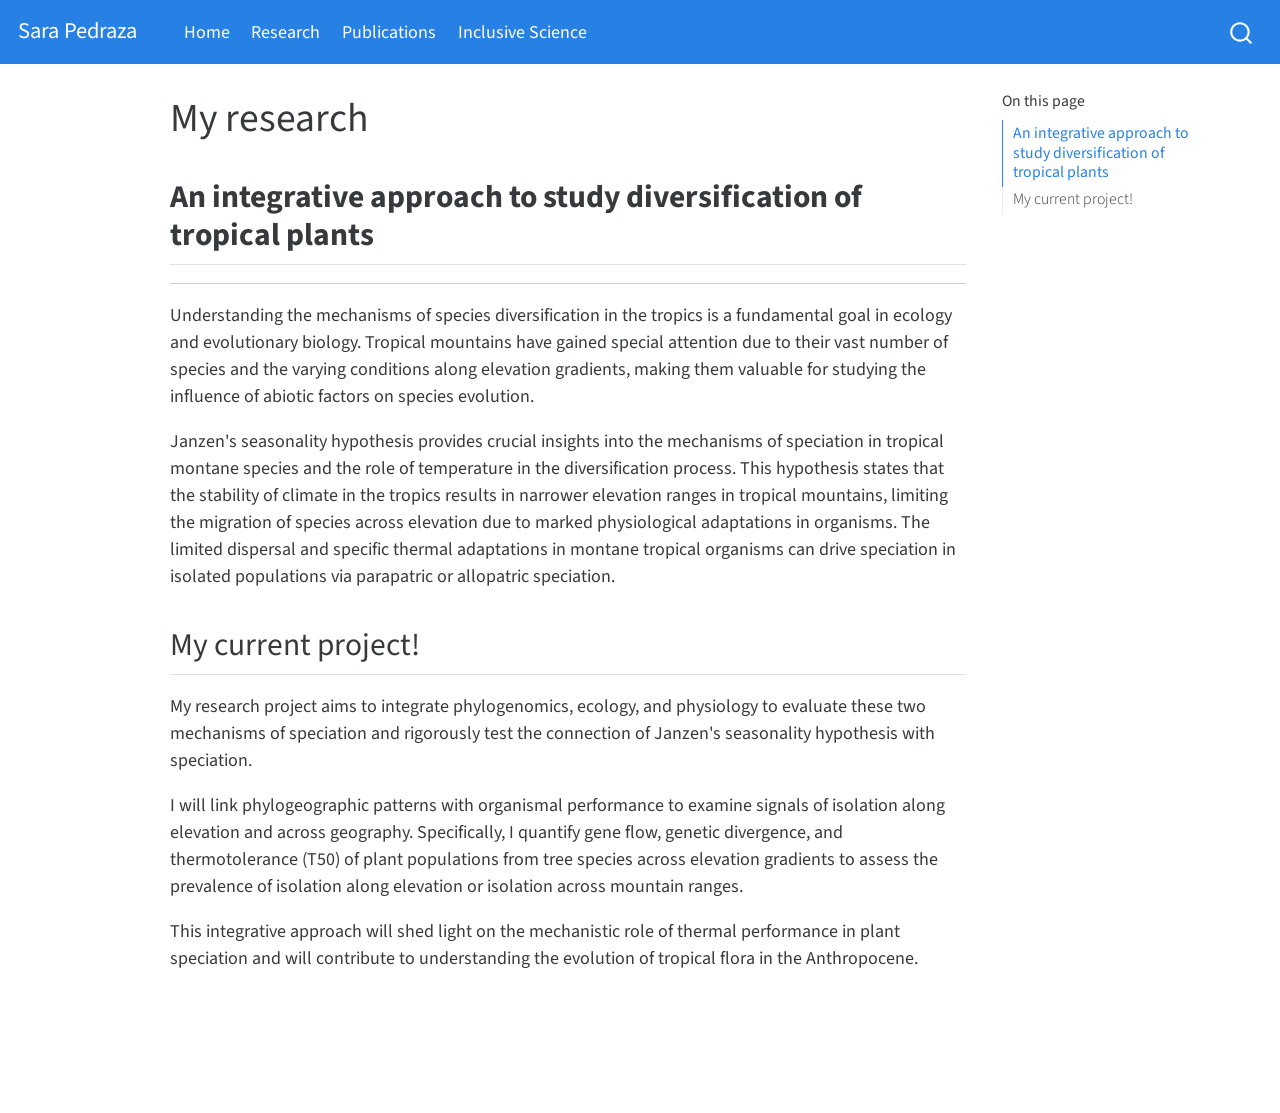
<file: docs/research.html>
<!DOCTYPE html>
<html xmlns="http://www.w3.org/1999/xhtml" lang="en" xml:lang="en"><head>

<meta charset="utf-8">
<meta name="generator" content="quarto-1.2.269">

<meta name="viewport" content="width=device-width, initial-scale=1.0, user-scalable=yes">


<title>Sara Pedraza - My research</title>
<style>
code{white-space: pre-wrap;}
span.smallcaps{font-variant: small-caps;}
div.columns{display: flex; gap: min(4vw, 1.5em);}
div.column{flex: auto; overflow-x: auto;}
div.hanging-indent{margin-left: 1.5em; text-indent: -1.5em;}
ul.task-list{list-style: none;}
ul.task-list li input[type="checkbox"] {
  width: 0.8em;
  margin: 0 0.8em 0.2em -1.6em;
  vertical-align: middle;
}
</style>


<script src="site_libs/quarto-nav/quarto-nav.js"></script>
<script src="site_libs/quarto-nav/headroom.min.js"></script>
<script src="site_libs/clipboard/clipboard.min.js"></script>
<script src="site_libs/quarto-search/autocomplete.umd.js"></script>
<script src="site_libs/quarto-search/fuse.min.js"></script>
<script src="site_libs/quarto-search/quarto-search.js"></script>
<meta name="quarto:offset" content="./">
<script src="site_libs/quarto-html/quarto.js"></script>
<script src="site_libs/quarto-html/popper.min.js"></script>
<script src="site_libs/quarto-html/tippy.umd.min.js"></script>
<script src="site_libs/quarto-html/anchor.min.js"></script>
<link href="site_libs/quarto-html/tippy.css" rel="stylesheet">
<link href="site_libs/quarto-html/quarto-syntax-highlighting.css" rel="stylesheet" id="quarto-text-highlighting-styles">
<script src="site_libs/bootstrap/bootstrap.min.js"></script>
<link href="site_libs/bootstrap/bootstrap-icons.css" rel="stylesheet">
<link href="site_libs/bootstrap/bootstrap.min.css" rel="stylesheet" id="quarto-bootstrap" data-mode="light">
<script id="quarto-search-options" type="application/json">{
  "location": "navbar",
  "copy-button": false,
  "collapse-after": 3,
  "panel-placement": "end",
  "type": "overlay",
  "limit": 20,
  "language": {
    "search-no-results-text": "No results",
    "search-matching-documents-text": "matching documents",
    "search-copy-link-title": "Copy link to search",
    "search-hide-matches-text": "Hide additional matches",
    "search-more-match-text": "more match in this document",
    "search-more-matches-text": "more matches in this document",
    "search-clear-button-title": "Clear",
    "search-detached-cancel-button-title": "Cancel",
    "search-submit-button-title": "Submit"
  }
}</script>


<link rel="stylesheet" href="styles.css">
</head>

<body class="nav-fixed">

<div id="quarto-search-results"></div>
  <header id="quarto-header" class="headroom fixed-top">
    <nav class="navbar navbar-expand-lg navbar-dark ">
      <div class="navbar-container container-fluid">
      <div class="navbar-brand-container">
    <a class="navbar-brand" href="./index.html">
    <span class="navbar-title">Sara Pedraza</span>
    </a>
  </div>
          <button class="navbar-toggler" type="button" data-bs-toggle="collapse" data-bs-target="#navbarCollapse" aria-controls="navbarCollapse" aria-expanded="false" aria-label="Toggle navigation" onclick="if (window.quartoToggleHeadroom) { window.quartoToggleHeadroom(); }">
  <span class="navbar-toggler-icon"></span>
</button>
          <div class="collapse navbar-collapse" id="navbarCollapse">
            <ul class="navbar-nav navbar-nav-scroll me-auto">
  <li class="nav-item">
    <a class="nav-link" href="./index.html">
 <span class="menu-text">Home</span></a>
  </li>  
  <li class="nav-item">
    <a class="nav-link active" href="./research.html" aria-current="page">
 <span class="menu-text">Research</span></a>
  </li>  
  <li class="nav-item">
    <a class="nav-link" href="./resources.html">
 <span class="menu-text">Publications</span></a>
  </li>  
  <li class="nav-item">
    <a class="nav-link" href="./posts.html">
 <span class="menu-text">Inclusive Science</span></a>
  </li>  
</ul>
              <div id="quarto-search" class="" title="Search"></div>
          </div> <!-- /navcollapse -->
      </div> <!-- /container-fluid -->
    </nav>
</header>
<!-- content -->
<div id="quarto-content" class="quarto-container page-columns page-rows-contents page-layout-article page-navbar">
<!-- sidebar -->
<!-- margin-sidebar -->
    <div id="quarto-margin-sidebar" class="sidebar margin-sidebar">
        <nav id="TOC" role="doc-toc" class="toc-active">
    <h2 id="toc-title">On this page</h2>
   
  <ul>
  <li><a href="#an-integrative-approach-to-study-diversification-of-tropical-plants" id="toc-an-integrative-approach-to-study-diversification-of-tropical-plants" class="nav-link active" data-scroll-target="#an-integrative-approach-to-study-diversification-of-tropical-plants"><strong>An integrative approach to study diversification of tropical plants</strong></a></li>
  <li><a href="#my-current-project" id="toc-my-current-project" class="nav-link" data-scroll-target="#my-current-project">My current project!</a></li>
  </ul>
</nav>
    </div>
<!-- main -->
<main class="content" id="quarto-document-content">

<header id="title-block-header" class="quarto-title-block default">
<div class="quarto-title">
<h1 class="title">My research</h1>
</div>



<div class="quarto-title-meta">

    
  
    
  </div>
  

</header>

<section id="an-integrative-approach-to-study-diversification-of-tropical-plants" class="level2">
<h2 class="anchored" data-anchor-id="an-integrative-approach-to-study-diversification-of-tropical-plants"><strong>An integrative approach to study diversification of tropical plants</strong></h2>
<hr>
<p>Understanding the mechanisms of species diversification in the tropics is a fundamental goal in ecology and evolutionary biology. Tropical mountains have gained special attention due to their vast number of species and the varying conditions along elevation gradients, making them valuable for studying the influence of abiotic factors on species evolution.</p>
<p>Janzen's seasonality hypothesis provides crucial insights into the mechanisms of speciation in tropical montane species and the role of temperature in the diversification process. This hypothesis states that the stability of climate in the tropics results in narrower elevation ranges in tropical mountains, limiting the migration of species across elevation due to marked physiological adaptations in organisms. The limited dispersal and specific thermal adaptations in montane tropical organisms can drive speciation in isolated populations via parapatric or allopatric speciation.</p>
</section>
<section id="my-current-project" class="level2">
<h2 class="anchored" data-anchor-id="my-current-project">My current project!</h2>
<p>My research project aims to integrate phylogenomics, ecology, and physiology to evaluate these two mechanisms of speciation and rigorously test the connection of Janzen's seasonality hypothesis with speciation.</p>
<p>I will link phylogeographic patterns with organismal performance to examine signals of isolation along elevation and across geography. Specifically, I quantify gene flow, genetic divergence, and thermotolerance (T50) of plant populations from tree species across elevation gradients to assess the prevalence of isolation along elevation or isolation across mountain ranges.</p>
<p>This integrative approach will shed light on the mechanistic role of thermal performance in plant speciation and will contribute to understanding the evolution of tropical flora in the Anthropocene.</p>
<p><br>
</p>


</section>

</main> <!-- /main -->
<script id="quarto-html-after-body" type="application/javascript">
window.document.addEventListener("DOMContentLoaded", function (event) {
  const toggleBodyColorMode = (bsSheetEl) => {
    const mode = bsSheetEl.getAttribute("data-mode");
    const bodyEl = window.document.querySelector("body");
    if (mode === "dark") {
      bodyEl.classList.add("quarto-dark");
      bodyEl.classList.remove("quarto-light");
    } else {
      bodyEl.classList.add("quarto-light");
      bodyEl.classList.remove("quarto-dark");
    }
  }
  const toggleBodyColorPrimary = () => {
    const bsSheetEl = window.document.querySelector("link#quarto-bootstrap");
    if (bsSheetEl) {
      toggleBodyColorMode(bsSheetEl);
    }
  }
  toggleBodyColorPrimary();  
  const icon = "";
  const anchorJS = new window.AnchorJS();
  anchorJS.options = {
    placement: 'right',
    icon: icon
  };
  anchorJS.add('.anchored');
  const clipboard = new window.ClipboardJS('.code-copy-button', {
    target: function(trigger) {
      return trigger.previousElementSibling;
    }
  });
  clipboard.on('success', function(e) {
    // button target
    const button = e.trigger;
    // don't keep focus
    button.blur();
    // flash "checked"
    button.classList.add('code-copy-button-checked');
    var currentTitle = button.getAttribute("title");
    button.setAttribute("title", "Copied!");
    let tooltip;
    if (window.bootstrap) {
      button.setAttribute("data-bs-toggle", "tooltip");
      button.setAttribute("data-bs-placement", "left");
      button.setAttribute("data-bs-title", "Copied!");
      tooltip = new bootstrap.Tooltip(button, 
        { trigger: "manual", 
          customClass: "code-copy-button-tooltip",
          offset: [0, -8]});
      tooltip.show();    
    }
    setTimeout(function() {
      if (tooltip) {
        tooltip.hide();
        button.removeAttribute("data-bs-title");
        button.removeAttribute("data-bs-toggle");
        button.removeAttribute("data-bs-placement");
      }
      button.setAttribute("title", currentTitle);
      button.classList.remove('code-copy-button-checked');
    }, 1000);
    // clear code selection
    e.clearSelection();
  });
  function tippyHover(el, contentFn) {
    const config = {
      allowHTML: true,
      content: contentFn,
      maxWidth: 500,
      delay: 100,
      arrow: false,
      appendTo: function(el) {
          return el.parentElement;
      },
      interactive: true,
      interactiveBorder: 10,
      theme: 'quarto',
      placement: 'bottom-start'
    };
    window.tippy(el, config); 
  }
  const noterefs = window.document.querySelectorAll('a[role="doc-noteref"]');
  for (var i=0; i<noterefs.length; i++) {
    const ref = noterefs[i];
    tippyHover(ref, function() {
      // use id or data attribute instead here
      let href = ref.getAttribute('data-footnote-href') || ref.getAttribute('href');
      try { href = new URL(href).hash; } catch {}
      const id = href.replace(/^#\/?/, "");
      const note = window.document.getElementById(id);
      return note.innerHTML;
    });
  }
  const findCites = (el) => {
    const parentEl = el.parentElement;
    if (parentEl) {
      const cites = parentEl.dataset.cites;
      if (cites) {
        return {
          el,
          cites: cites.split(' ')
        };
      } else {
        return findCites(el.parentElement)
      }
    } else {
      return undefined;
    }
  };
  var bibliorefs = window.document.querySelectorAll('a[role="doc-biblioref"]');
  for (var i=0; i<bibliorefs.length; i++) {
    const ref = bibliorefs[i];
    const citeInfo = findCites(ref);
    if (citeInfo) {
      tippyHover(citeInfo.el, function() {
        var popup = window.document.createElement('div');
        citeInfo.cites.forEach(function(cite) {
          var citeDiv = window.document.createElement('div');
          citeDiv.classList.add('hanging-indent');
          citeDiv.classList.add('csl-entry');
          var biblioDiv = window.document.getElementById('ref-' + cite);
          if (biblioDiv) {
            citeDiv.innerHTML = biblioDiv.innerHTML;
          }
          popup.appendChild(citeDiv);
        });
        return popup.innerHTML;
      });
    }
  }
});
</script>
</div> <!-- /content -->



</body></html>
</file>
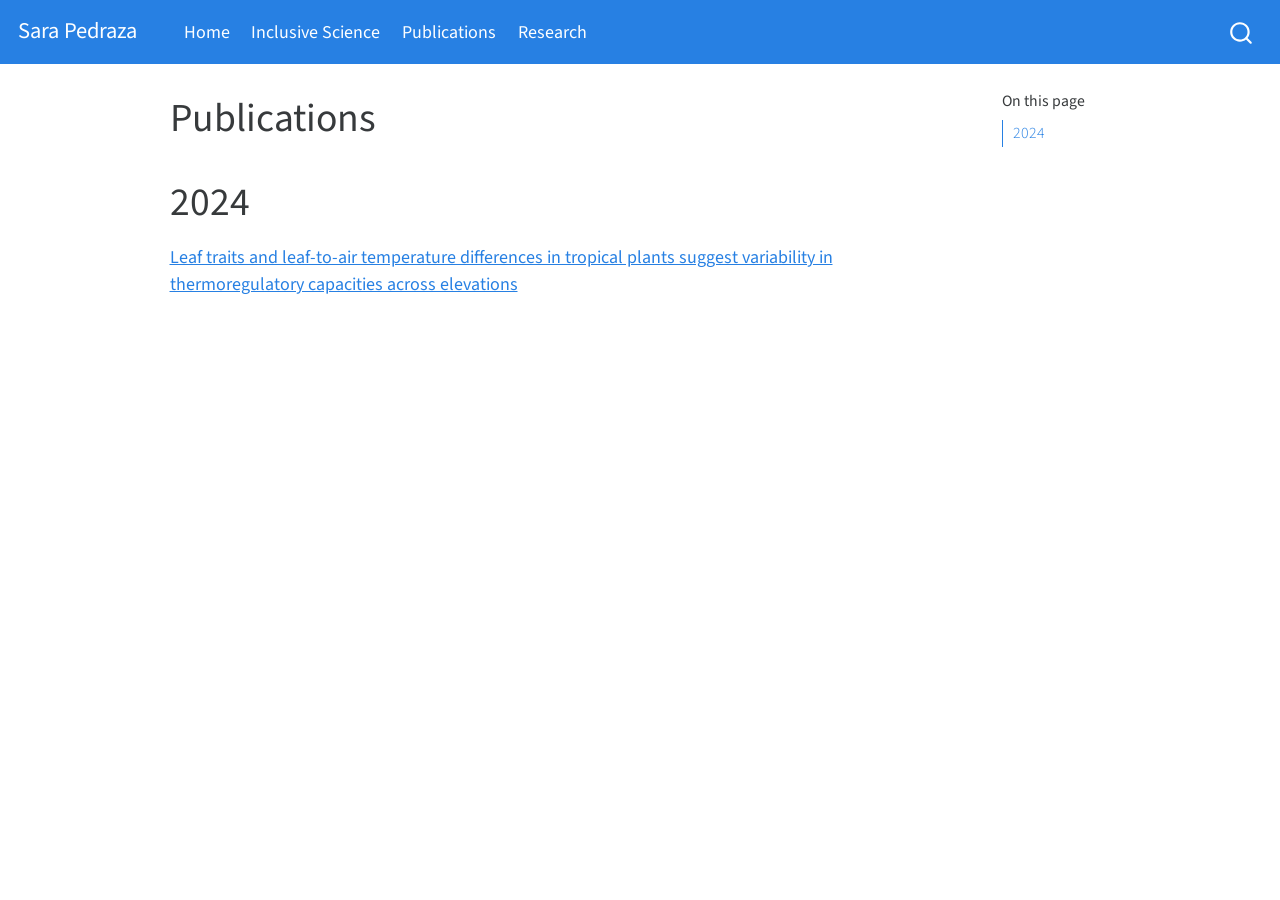
<file: docs/Resources.html>
<!DOCTYPE html>
<html xmlns="http://www.w3.org/1999/xhtml" lang="en" xml:lang="en"><head>

<meta charset="utf-8">
<meta name="generator" content="quarto-1.2.269">

<meta name="viewport" content="width=device-width, initial-scale=1.0, user-scalable=yes">


<title>Sara Pedraza - Publications</title>
<style>
code{white-space: pre-wrap;}
span.smallcaps{font-variant: small-caps;}
div.columns{display: flex; gap: min(4vw, 1.5em);}
div.column{flex: auto; overflow-x: auto;}
div.hanging-indent{margin-left: 1.5em; text-indent: -1.5em;}
ul.task-list{list-style: none;}
ul.task-list li input[type="checkbox"] {
  width: 0.8em;
  margin: 0 0.8em 0.2em -1.6em;
  vertical-align: middle;
}
</style>


<script src="site_libs/quarto-nav/quarto-nav.js"></script>
<script src="site_libs/quarto-nav/headroom.min.js"></script>
<script src="site_libs/clipboard/clipboard.min.js"></script>
<script src="site_libs/quarto-search/autocomplete.umd.js"></script>
<script src="site_libs/quarto-search/fuse.min.js"></script>
<script src="site_libs/quarto-search/quarto-search.js"></script>
<meta name="quarto:offset" content="./">
<script src="site_libs/quarto-html/quarto.js"></script>
<script src="site_libs/quarto-html/popper.min.js"></script>
<script src="site_libs/quarto-html/tippy.umd.min.js"></script>
<script src="site_libs/quarto-html/anchor.min.js"></script>
<link href="site_libs/quarto-html/tippy.css" rel="stylesheet">
<link href="site_libs/quarto-html/quarto-syntax-highlighting.css" rel="stylesheet" id="quarto-text-highlighting-styles">
<script src="site_libs/bootstrap/bootstrap.min.js"></script>
<link href="site_libs/bootstrap/bootstrap-icons.css" rel="stylesheet">
<link href="site_libs/bootstrap/bootstrap.min.css" rel="stylesheet" id="quarto-bootstrap" data-mode="light">
<script id="quarto-search-options" type="application/json">{
  "location": "navbar",
  "copy-button": false,
  "collapse-after": 3,
  "panel-placement": "end",
  "type": "overlay",
  "limit": 20,
  "language": {
    "search-no-results-text": "No results",
    "search-matching-documents-text": "matching documents",
    "search-copy-link-title": "Copy link to search",
    "search-hide-matches-text": "Hide additional matches",
    "search-more-match-text": "more match in this document",
    "search-more-matches-text": "more matches in this document",
    "search-clear-button-title": "Clear",
    "search-detached-cancel-button-title": "Cancel",
    "search-submit-button-title": "Submit"
  }
}</script>


<link rel="stylesheet" href="styles.css">
</head>

<body class="nav-fixed">

<div id="quarto-search-results"></div>
  <header id="quarto-header" class="headroom fixed-top">
    <nav class="navbar navbar-expand-lg navbar-dark ">
      <div class="navbar-container container-fluid">
      <div class="navbar-brand-container">
    <a class="navbar-brand" href="./index.html">
    <span class="navbar-title">Sara Pedraza</span>
    </a>
  </div>
          <button class="navbar-toggler" type="button" data-bs-toggle="collapse" data-bs-target="#navbarCollapse" aria-controls="navbarCollapse" aria-expanded="false" aria-label="Toggle navigation" onclick="if (window.quartoToggleHeadroom) { window.quartoToggleHeadroom(); }">
  <span class="navbar-toggler-icon"></span>
</button>
          <div class="collapse navbar-collapse" id="navbarCollapse">
            <ul class="navbar-nav navbar-nav-scroll me-auto">
  <li class="nav-item">
    <a class="nav-link" href="./index.html">
 <span class="menu-text">Home</span></a>
  </li>  
  <li class="nav-item">
    <a class="nav-link" href="./inclusive.html">
 <span class="menu-text">Inclusive Science</span></a>
  </li>  
  <li class="nav-item">
    <a class="nav-link active" href="./resources.html" aria-current="page">
 <span class="menu-text">Publications</span></a>
  </li>  
  <li class="nav-item">
    <a class="nav-link" href="./posts.html">
 <span class="menu-text">Research</span></a>
  </li>  
</ul>
              <div id="quarto-search" class="" title="Search"></div>
          </div> <!-- /navcollapse -->
      </div> <!-- /container-fluid -->
    </nav>
</header>
<!-- content -->
<div id="quarto-content" class="quarto-container page-columns page-rows-contents page-layout-article page-navbar">
<!-- sidebar -->
<!-- margin-sidebar -->
    <div id="quarto-margin-sidebar" class="sidebar margin-sidebar">
        <nav id="TOC" role="doc-toc" class="toc-active">
    <h2 id="toc-title">On this page</h2>
   
  <ul>
  <li><a href="#section" id="toc-section" class="nav-link active" data-scroll-target="#section">2024</a></li>
  </ul>
</nav>
    </div>
<!-- main -->
<main class="content" id="quarto-document-content">

<header id="title-block-header" class="quarto-title-block default">
<div class="quarto-title">
<h1 class="title">Publications</h1>
</div>



<div class="quarto-title-meta">

    
  
    
  </div>
  

</header>

<section id="section" class="level1">
<h1>2024</h1>
<p><a href="https://doi.org/10.1111/btp.13332">Leaf traits and leaf-to-air temperature differences in tropical plants suggest variability in thermoregulatory capacities across elevations</a></p>
<p><br>
</p>


</section>

</main> <!-- /main -->
<script id="quarto-html-after-body" type="application/javascript">
window.document.addEventListener("DOMContentLoaded", function (event) {
  const toggleBodyColorMode = (bsSheetEl) => {
    const mode = bsSheetEl.getAttribute("data-mode");
    const bodyEl = window.document.querySelector("body");
    if (mode === "dark") {
      bodyEl.classList.add("quarto-dark");
      bodyEl.classList.remove("quarto-light");
    } else {
      bodyEl.classList.add("quarto-light");
      bodyEl.classList.remove("quarto-dark");
    }
  }
  const toggleBodyColorPrimary = () => {
    const bsSheetEl = window.document.querySelector("link#quarto-bootstrap");
    if (bsSheetEl) {
      toggleBodyColorMode(bsSheetEl);
    }
  }
  toggleBodyColorPrimary();  
  const icon = "";
  const anchorJS = new window.AnchorJS();
  anchorJS.options = {
    placement: 'right',
    icon: icon
  };
  anchorJS.add('.anchored');
  const clipboard = new window.ClipboardJS('.code-copy-button', {
    target: function(trigger) {
      return trigger.previousElementSibling;
    }
  });
  clipboard.on('success', function(e) {
    // button target
    const button = e.trigger;
    // don't keep focus
    button.blur();
    // flash "checked"
    button.classList.add('code-copy-button-checked');
    var currentTitle = button.getAttribute("title");
    button.setAttribute("title", "Copied!");
    let tooltip;
    if (window.bootstrap) {
      button.setAttribute("data-bs-toggle", "tooltip");
      button.setAttribute("data-bs-placement", "left");
      button.setAttribute("data-bs-title", "Copied!");
      tooltip = new bootstrap.Tooltip(button, 
        { trigger: "manual", 
          customClass: "code-copy-button-tooltip",
          offset: [0, -8]});
      tooltip.show();    
    }
    setTimeout(function() {
      if (tooltip) {
        tooltip.hide();
        button.removeAttribute("data-bs-title");
        button.removeAttribute("data-bs-toggle");
        button.removeAttribute("data-bs-placement");
      }
      button.setAttribute("title", currentTitle);
      button.classList.remove('code-copy-button-checked');
    }, 1000);
    // clear code selection
    e.clearSelection();
  });
  function tippyHover(el, contentFn) {
    const config = {
      allowHTML: true,
      content: contentFn,
      maxWidth: 500,
      delay: 100,
      arrow: false,
      appendTo: function(el) {
          return el.parentElement;
      },
      interactive: true,
      interactiveBorder: 10,
      theme: 'quarto',
      placement: 'bottom-start'
    };
    window.tippy(el, config); 
  }
  const noterefs = window.document.querySelectorAll('a[role="doc-noteref"]');
  for (var i=0; i<noterefs.length; i++) {
    const ref = noterefs[i];
    tippyHover(ref, function() {
      // use id or data attribute instead here
      let href = ref.getAttribute('data-footnote-href') || ref.getAttribute('href');
      try { href = new URL(href).hash; } catch {}
      const id = href.replace(/^#\/?/, "");
      const note = window.document.getElementById(id);
      return note.innerHTML;
    });
  }
  const findCites = (el) => {
    const parentEl = el.parentElement;
    if (parentEl) {
      const cites = parentEl.dataset.cites;
      if (cites) {
        return {
          el,
          cites: cites.split(' ')
        };
      } else {
        return findCites(el.parentElement)
      }
    } else {
      return undefined;
    }
  };
  var bibliorefs = window.document.querySelectorAll('a[role="doc-biblioref"]');
  for (var i=0; i<bibliorefs.length; i++) {
    const ref = bibliorefs[i];
    const citeInfo = findCites(ref);
    if (citeInfo) {
      tippyHover(citeInfo.el, function() {
        var popup = window.document.createElement('div');
        citeInfo.cites.forEach(function(cite) {
          var citeDiv = window.document.createElement('div');
          citeDiv.classList.add('hanging-indent');
          citeDiv.classList.add('csl-entry');
          var biblioDiv = window.document.getElementById('ref-' + cite);
          if (biblioDiv) {
            citeDiv.innerHTML = biblioDiv.innerHTML;
          }
          popup.appendChild(citeDiv);
        });
        return popup.innerHTML;
      });
    }
  }
});
</script>
</div> <!-- /content -->



</body></html>
</file>
<file: _site/site_libs/quarto-html/tippy.css>
.tippy-box[data-animation=fade][data-state=hidden]{opacity:0}[data-tippy-root]{max-width:calc(100vw - 10px)}.tippy-box{position:relative;background-color:#333;color:#fff;border-radius:4px;font-size:14px;line-height:1.4;white-space:normal;outline:0;transition-property:transform,visibility,opacity}.tippy-box[data-placement^=top]>.tippy-arrow{bottom:0}.tippy-box[data-placement^=top]>.tippy-arrow:before{bottom:-7px;left:0;border-width:8px 8px 0;border-top-color:initial;transform-origin:center top}.tippy-box[data-placement^=bottom]>.tippy-arrow{top:0}.tippy-box[data-placement^=bottom]>.tippy-arrow:before{top:-7px;left:0;border-width:0 8px 8px;border-bottom-color:initial;transform-origin:center bottom}.tippy-box[data-placement^=left]>.tippy-arrow{right:0}.tippy-box[data-placement^=left]>.tippy-arrow:before{border-width:8px 0 8px 8px;border-left-color:initial;right:-7px;transform-origin:center left}.tippy-box[data-placement^=right]>.tippy-arrow{left:0}.tippy-box[data-placement^=right]>.tippy-arrow:before{left:-7px;border-width:8px 8px 8px 0;border-right-color:initial;transform-origin:center right}.tippy-box[data-inertia][data-state=visible]{transition-timing-function:cubic-bezier(.54,1.5,.38,1.11)}.tippy-arrow{width:16px;height:16px;color:#333}.tippy-arrow:before{content:"";position:absolute;border-color:transparent;border-style:solid}.tippy-content{position:relative;padding:5px 9px;z-index:1}
</file>
<file: _site/site_libs/quarto-html/quarto-syntax-highlighting.css>
/* quarto syntax highlight colors */
:root {
  --quarto-hl-ot-color: #003B4F;
  --quarto-hl-at-color: #657422;
  --quarto-hl-ss-color: #20794D;
  --quarto-hl-an-color: #5E5E5E;
  --quarto-hl-fu-color: #4758AB;
  --quarto-hl-st-color: #20794D;
  --quarto-hl-cf-color: #003B4F;
  --quarto-hl-op-color: #5E5E5E;
  --quarto-hl-er-color: #AD0000;
  --quarto-hl-bn-color: #AD0000;
  --quarto-hl-al-color: #AD0000;
  --quarto-hl-va-color: #111111;
  --quarto-hl-bu-color: inherit;
  --quarto-hl-ex-color: inherit;
  --quarto-hl-pp-color: #AD0000;
  --quarto-hl-in-color: #5E5E5E;
  --quarto-hl-vs-color: #20794D;
  --quarto-hl-wa-color: #5E5E5E;
  --quarto-hl-do-color: #5E5E5E;
  --quarto-hl-im-color: #00769E;
  --quarto-hl-ch-color: #20794D;
  --quarto-hl-dt-color: #AD0000;
  --quarto-hl-fl-color: #AD0000;
  --quarto-hl-co-color: #5E5E5E;
  --quarto-hl-cv-color: #5E5E5E;
  --quarto-hl-cn-color: #8f5902;
  --quarto-hl-sc-color: #5E5E5E;
  --quarto-hl-dv-color: #AD0000;
  --quarto-hl-kw-color: #003B4F;
}

/* other quarto variables */
:root {
  --quarto-font-monospace: SFMono-Regular, Menlo, Monaco, Consolas, "Liberation Mono", "Courier New", monospace;
}

pre > code.sourceCode > span {
  color: #003B4F;
}

code span {
  color: #003B4F;
}

code.sourceCode > span {
  color: #003B4F;
}

div.sourceCode,
div.sourceCode pre.sourceCode {
  color: #003B4F;
}

code span.ot {
  color: #003B4F;
}

code span.at {
  color: #657422;
}

code span.ss {
  color: #20794D;
}

code span.an {
  color: #5E5E5E;
}

code span.fu {
  color: #4758AB;
}

code span.st {
  color: #20794D;
}

code span.cf {
  color: #003B4F;
}

code span.op {
  color: #5E5E5E;
}

code span.er {
  color: #AD0000;
}

code span.bn {
  color: #AD0000;
}

code span.al {
  color: #AD0000;
}

code span.va {
  color: #111111;
}

code span.pp {
  color: #AD0000;
}

code span.in {
  color: #5E5E5E;
}

code span.vs {
  color: #20794D;
}

code span.wa {
  color: #5E5E5E;
  font-style: italic;
}

code span.do {
  color: #5E5E5E;
  font-style: italic;
}

code span.im {
  color: #00769E;
}

code span.ch {
  color: #20794D;
}

code span.dt {
  color: #AD0000;
}

code span.fl {
  color: #AD0000;
}

code span.co {
  color: #5E5E5E;
}

code span.cv {
  color: #5E5E5E;
  font-style: italic;
}

code span.cn {
  color: #8f5902;
}

code span.sc {
  color: #5E5E5E;
}

code span.dv {
  color: #AD0000;
}

code span.kw {
  color: #003B4F;
}

.prevent-inlining {
  content: "</";
}

/*# sourceMappingURL=debc5d5d77c3f9108843748ff7464032.css.map */
</file>
<file: _site/styles.css>
/* css styles */
</file>
<file: docs/site_libs/quarto-html/tippy.css>
.tippy-box[data-animation=fade][data-state=hidden]{opacity:0}[data-tippy-root]{max-width:calc(100vw - 10px)}.tippy-box{position:relative;background-color:#333;color:#fff;border-radius:4px;font-size:14px;line-height:1.4;white-space:normal;outline:0;transition-property:transform,visibility,opacity}.tippy-box[data-placement^=top]>.tippy-arrow{bottom:0}.tippy-box[data-placement^=top]>.tippy-arrow:before{bottom:-7px;left:0;border-width:8px 8px 0;border-top-color:initial;transform-origin:center top}.tippy-box[data-placement^=bottom]>.tippy-arrow{top:0}.tippy-box[data-placement^=bottom]>.tippy-arrow:before{top:-7px;left:0;border-width:0 8px 8px;border-bottom-color:initial;transform-origin:center bottom}.tippy-box[data-placement^=left]>.tippy-arrow{right:0}.tippy-box[data-placement^=left]>.tippy-arrow:before{border-width:8px 0 8px 8px;border-left-color:initial;right:-7px;transform-origin:center left}.tippy-box[data-placement^=right]>.tippy-arrow{left:0}.tippy-box[data-placement^=right]>.tippy-arrow:before{left:-7px;border-width:8px 8px 8px 0;border-right-color:initial;transform-origin:center right}.tippy-box[data-inertia][data-state=visible]{transition-timing-function:cubic-bezier(.54,1.5,.38,1.11)}.tippy-arrow{width:16px;height:16px;color:#333}.tippy-arrow:before{content:"";position:absolute;border-color:transparent;border-style:solid}.tippy-content{position:relative;padding:5px 9px;z-index:1}
</file>
<file: docs/site_libs/quarto-html/quarto-syntax-highlighting.css>
/* quarto syntax highlight colors */
:root {
  --quarto-hl-ot-color: #003B4F;
  --quarto-hl-at-color: #657422;
  --quarto-hl-ss-color: #20794D;
  --quarto-hl-an-color: #5E5E5E;
  --quarto-hl-fu-color: #4758AB;
  --quarto-hl-st-color: #20794D;
  --quarto-hl-cf-color: #003B4F;
  --quarto-hl-op-color: #5E5E5E;
  --quarto-hl-er-color: #AD0000;
  --quarto-hl-bn-color: #AD0000;
  --quarto-hl-al-color: #AD0000;
  --quarto-hl-va-color: #111111;
  --quarto-hl-bu-color: inherit;
  --quarto-hl-ex-color: inherit;
  --quarto-hl-pp-color: #AD0000;
  --quarto-hl-in-color: #5E5E5E;
  --quarto-hl-vs-color: #20794D;
  --quarto-hl-wa-color: #5E5E5E;
  --quarto-hl-do-color: #5E5E5E;
  --quarto-hl-im-color: #00769E;
  --quarto-hl-ch-color: #20794D;
  --quarto-hl-dt-color: #AD0000;
  --quarto-hl-fl-color: #AD0000;
  --quarto-hl-co-color: #5E5E5E;
  --quarto-hl-cv-color: #5E5E5E;
  --quarto-hl-cn-color: #8f5902;
  --quarto-hl-sc-color: #5E5E5E;
  --quarto-hl-dv-color: #AD0000;
  --quarto-hl-kw-color: #003B4F;
}

/* other quarto variables */
:root {
  --quarto-font-monospace: SFMono-Regular, Menlo, Monaco, Consolas, "Liberation Mono", "Courier New", monospace;
}

pre > code.sourceCode > span {
  color: #003B4F;
}

code span {
  color: #003B4F;
}

code.sourceCode > span {
  color: #003B4F;
}

div.sourceCode,
div.sourceCode pre.sourceCode {
  color: #003B4F;
}

code span.ot {
  color: #003B4F;
}

code span.at {
  color: #657422;
}

code span.ss {
  color: #20794D;
}

code span.an {
  color: #5E5E5E;
}

code span.fu {
  color: #4758AB;
}

code span.st {
  color: #20794D;
}

code span.cf {
  color: #003B4F;
}

code span.op {
  color: #5E5E5E;
}

code span.er {
  color: #AD0000;
}

code span.bn {
  color: #AD0000;
}

code span.al {
  color: #AD0000;
}

code span.va {
  color: #111111;
}

code span.pp {
  color: #AD0000;
}

code span.in {
  color: #5E5E5E;
}

code span.vs {
  color: #20794D;
}

code span.wa {
  color: #5E5E5E;
  font-style: italic;
}

code span.do {
  color: #5E5E5E;
  font-style: italic;
}

code span.im {
  color: #00769E;
}

code span.ch {
  color: #20794D;
}

code span.dt {
  color: #AD0000;
}

code span.fl {
  color: #AD0000;
}

code span.co {
  color: #5E5E5E;
}

code span.cv {
  color: #5E5E5E;
  font-style: italic;
}

code span.cn {
  color: #8f5902;
}

code span.sc {
  color: #5E5E5E;
}

code span.dv {
  color: #AD0000;
}

code span.kw {
  color: #003B4F;
}

.prevent-inlining {
  content: "</";
}

/*# sourceMappingURL=debc5d5d77c3f9108843748ff7464032.css.map */
</file>
<file: docs/styles.css>
/* css styles */
</file>
